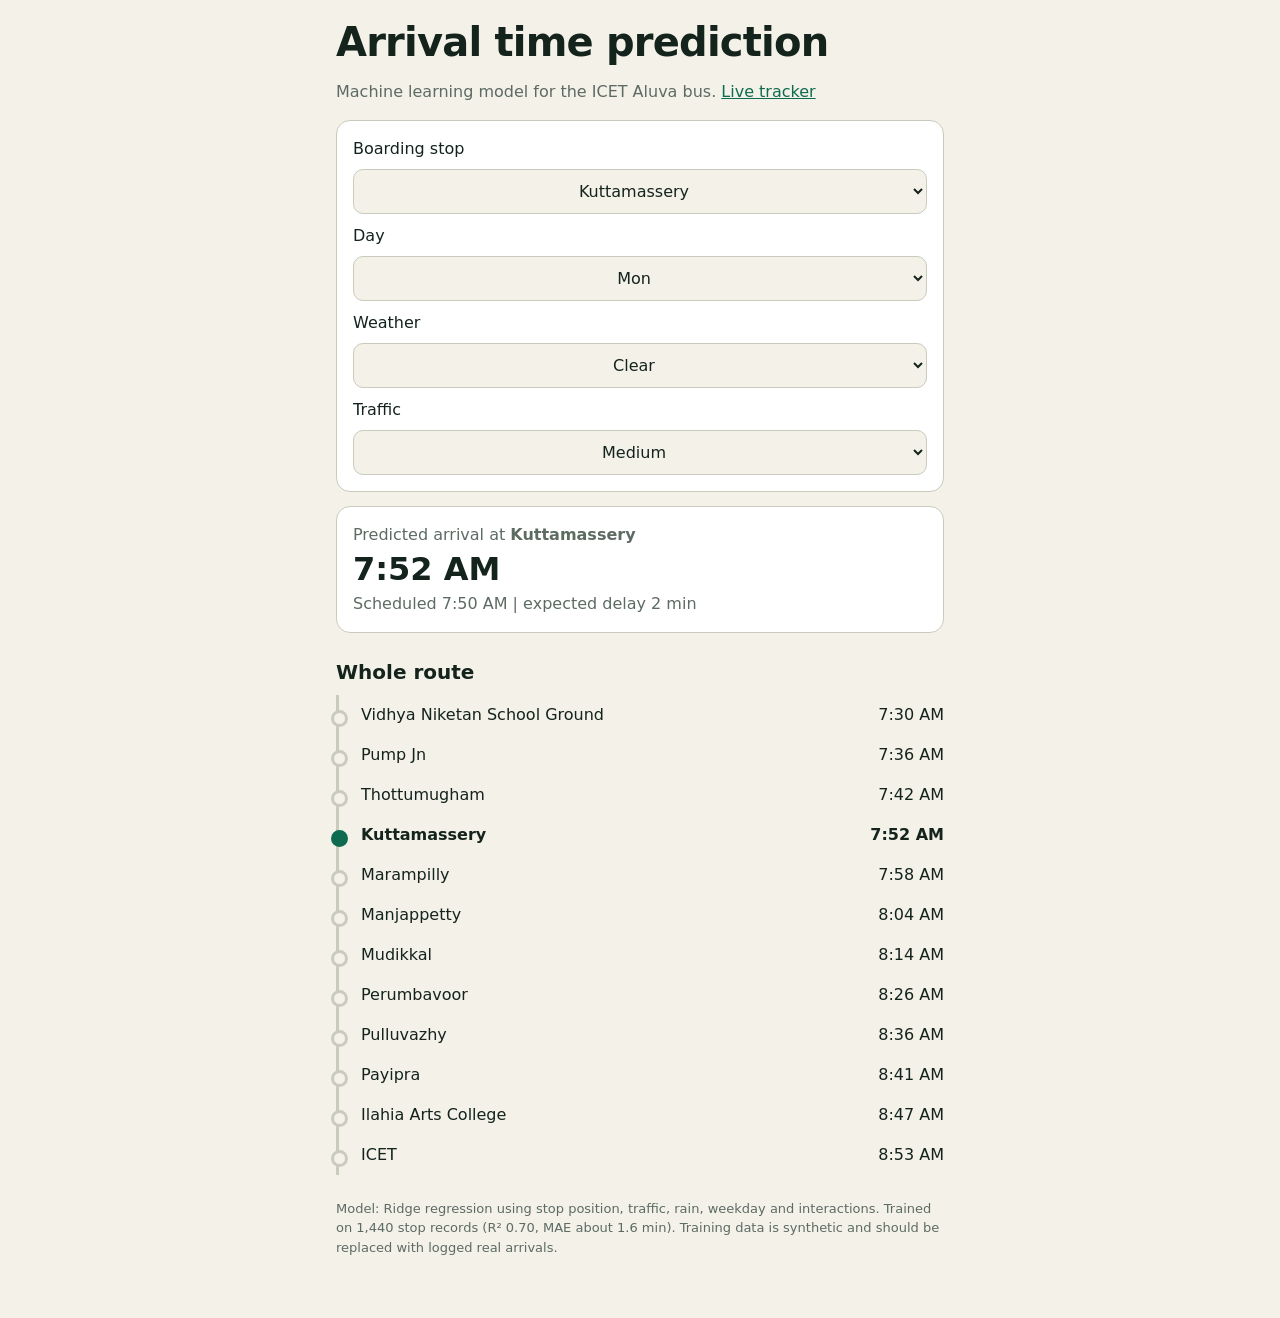
<file: frontend/predict.html>
<!DOCTYPE html><html lang="en"><head><meta charset="utf-8"><meta name="viewport" content="width=device-width,initial-scale=1">
<title>Arrival Time Prediction | ICET Aluva Bus</title><link rel="stylesheet" href="style.css"></head><body><main>
<h1>Arrival time prediction</h1>
<p class="mute">Machine learning model for the ICET Aluva bus. <a href="index.html" style="color:var(--acc)">Live tracker</a></p>
<div class="card">
<label>Boarding stop<select id="stop"></select></label>
<label style="display:block;margin-top:10px">Day<select id="day"><option>Mon<option>Tue<option>Wed<option>Thu<option>Fri<option>Sat</select></label>
<label style="display:block;margin-top:10px">Weather<select id="rain"><option value="0">Clear<option value="1">Rain</select></label>
<label style="display:block;margin-top:10px">Traffic<select id="tr"><option value="0">Low<option value="1" selected>Medium<option value="2">High</select></label>
</div>
<section class="card"><div class="mute">Predicted arrival at <b id="sn"></b></div><div class="big" id="at"></div><div class="mute" id="info"></div></section>
<h2>Whole route</h2><ol id="route"></ol>
<p class="mute" style="font-size:13px;margin-top:24px">Model: Ridge regression using stop position, traffic, rain, weekday and interactions. Trained on 1,440 stop records (R&sup2; 0.70, MAE about 1.6 min). Training data is synthetic and should be replaced with logged real arrivals.</p>
</main>
<script src="common.js"></script>
<script>
const M={b:0.3659,w:{order:0.2823,traffic:-0.6619,rain:-0.4562,order_x_traffic:0.3931,order_x_rain:0.2763,day_Tue:-0.5419,day_Wed:0.1594,day_Thu:-0.4512,day_Fri:-0.4029,day_Sat:-1.3186,perumbavoor_x_traffic:0.6761}};
function delay(i,day,rain,tr){const w=M.w,o=i+1;let d=M.b+w.order*o+w.traffic*tr+w.rain*rain+w.order_x_traffic*o*tr+w.order_x_rain*o*rain+(w["day_"+day]||0)+(STOPS[i][0]=="Perumbavoor"?w.perumbavoor_x_traffic*tr:0);return Math.max(d,0)}
STOPS.forEach((s,i)=>$("stop").add(new Option(s[0],i)));$("stop").value=3;
function run(){const day=$("day").value,rain=+$("rain").value,tr=+$("tr").value,me=+$("stop").value;
const d=delay(me,day,rain,tr);$("sn").textContent=STOPS[me][0];$("at").textContent=fmt(mn(STOPS[me][1])+d);
$("info").textContent="Scheduled "+fmt(mn(STOPS[me][1]))+" | expected delay "+Math.round(d)+" min";
$("route").innerHTML=STOPS.map((s,i)=>{const dd=delay(i,day,rain,tr);return`<li class="${i==me?"cur":""}"><span>${s[0]}</span><span class="t">${fmt(mn(s[1])+dd)}</span></li>`}).join("")}
["stop","day","rain","tr"].forEach(i=>$(i).addEventListener("change",run));run();
</script></body></html>
</file>
<file: frontend/style.css>
:root{--bg:#f3f1e8;--ink:#14231c;--mute:#5d6b63;--line:#c9cbbd;--card:#fff;--acc:#0e6b4f;--late:#c2410c}
@media(prefers-color-scheme:dark){:root{--bg:#101a15;--ink:#e8efe9;--mute:#97a69d;--line:#2c3b33;--card:#16241d;--acc:#4fd1a0;--late:#fb923c}}
*{box-sizing:border-box}
body{margin:0;background:var(--bg);color:var(--ink);font:16px/1.5 system-ui,Segoe UI,sans-serif}
main{max-width:640px;margin:0 auto;padding:20px 16px 48px}
h1{font-size:clamp(28px,7vw,40px);line-height:1.1;margin:0 0 6px;letter-spacing:-.02em}
h2{font-size:20px;margin:24px 0 8px}
.mute{color:var(--mute)}
.card{background:var(--card);border:1px solid var(--line);border-radius:14px;padding:16px;margin-bottom:14px}
.big{font-size:32px;font-weight:800;line-height:1.15;margin:4px 0}
input,select,button,a.btn{font:inherit;border-radius:10px;padding:11px 14px;border:1px solid var(--line);background:var(--bg);color:var(--ink);width:100%;margin-top:8px;text-decoration:none;display:block;text-align:center}
button{cursor:pointer}button.p{background:var(--acc);color:var(--bg);border-color:var(--acc);font-weight:600}
:focus-visible{outline:2px solid var(--acc);outline-offset:2px}
#map{height:300px;border-radius:14px;border:1px solid var(--line);margin-bottom:14px}
.st{display:flex;align-items:center;gap:10px;font-weight:600}
.dot{width:12px;height:12px;border-radius:50%;background:var(--mute)}.live .dot{background:var(--acc)}
ol{list-style:none;margin:0;padding:0 0 0 22px;border-left:3px solid var(--line)}
li{position:relative;display:flex;justify-content:space-between;gap:10px;padding:8px 0}
li:before{content:"";position:absolute;left:-30px;top:15px;width:11px;height:11px;border-radius:50%;background:var(--bg);border:3px solid var(--line)}
li.done{opacity:.5}li.cur{font-weight:700}li.cur:before{background:var(--acc);border-color:var(--acc)}
.t{white-space:nowrap}
</file>
